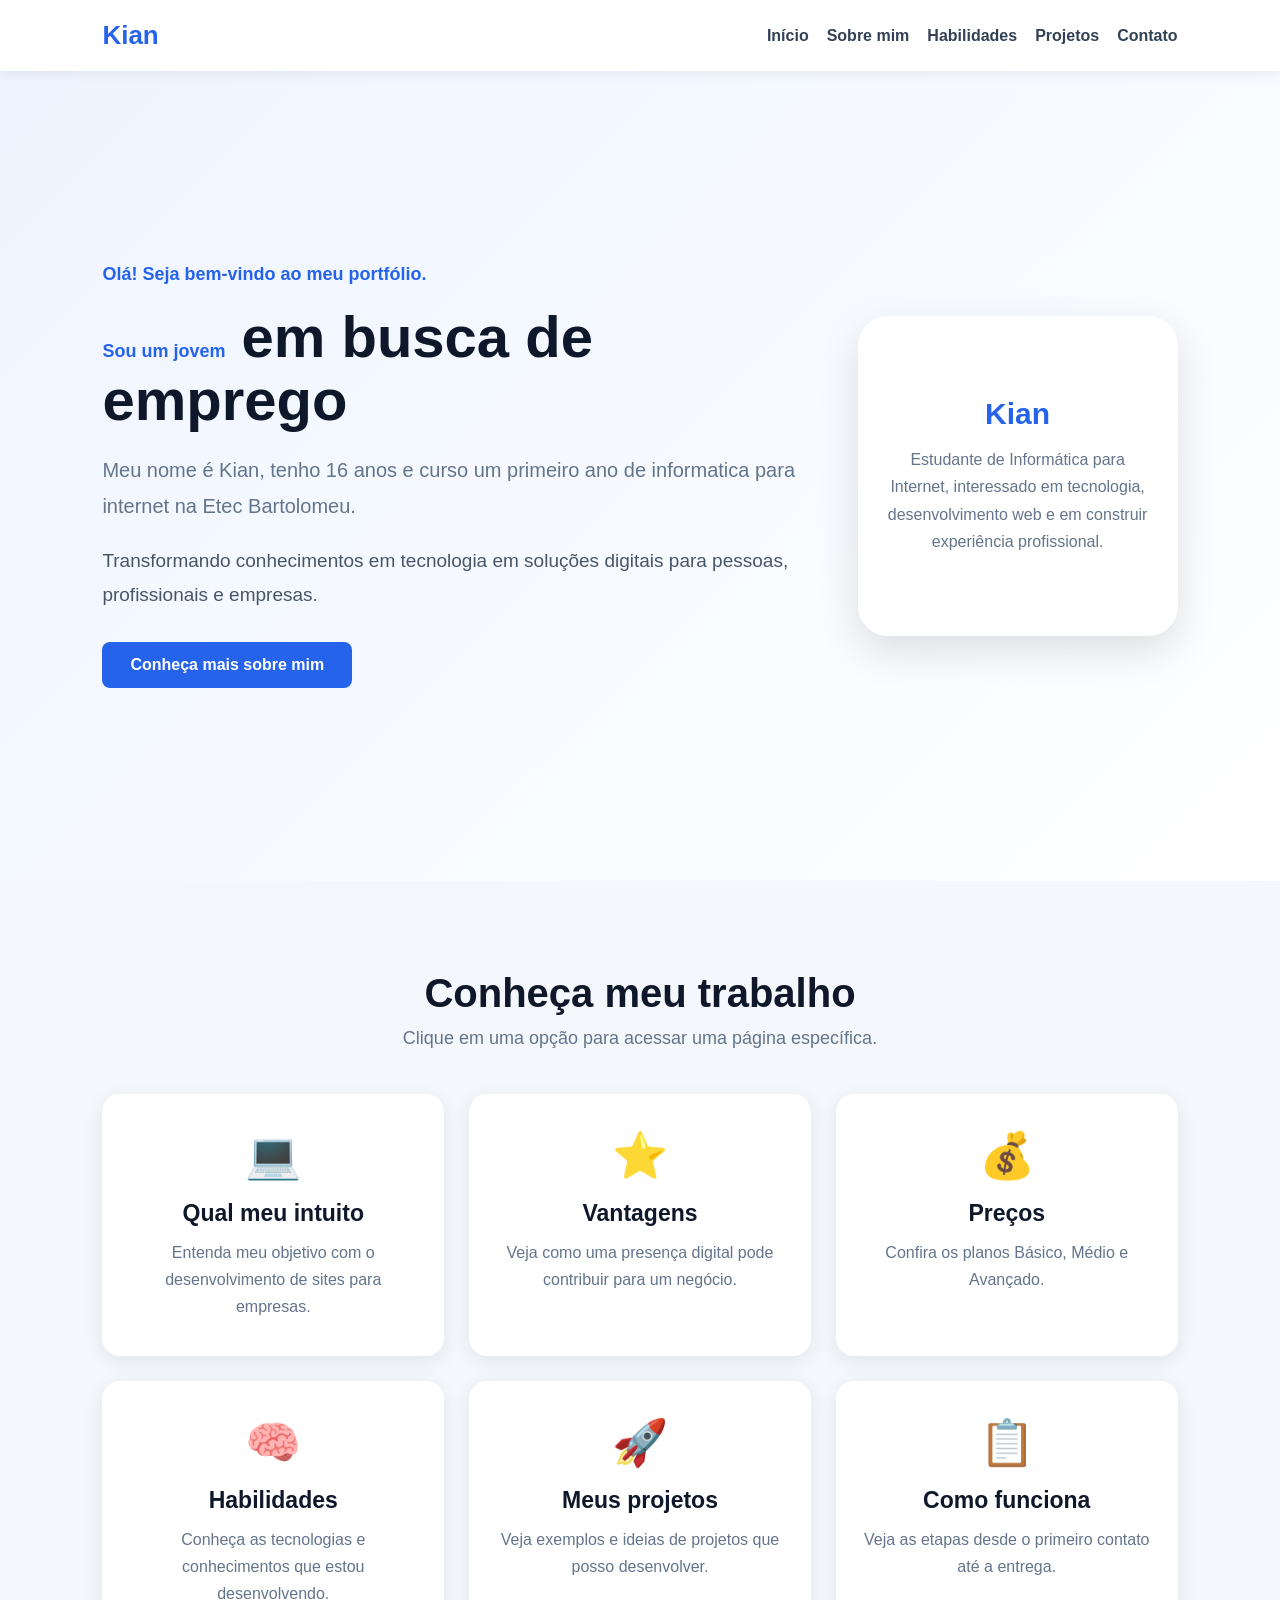
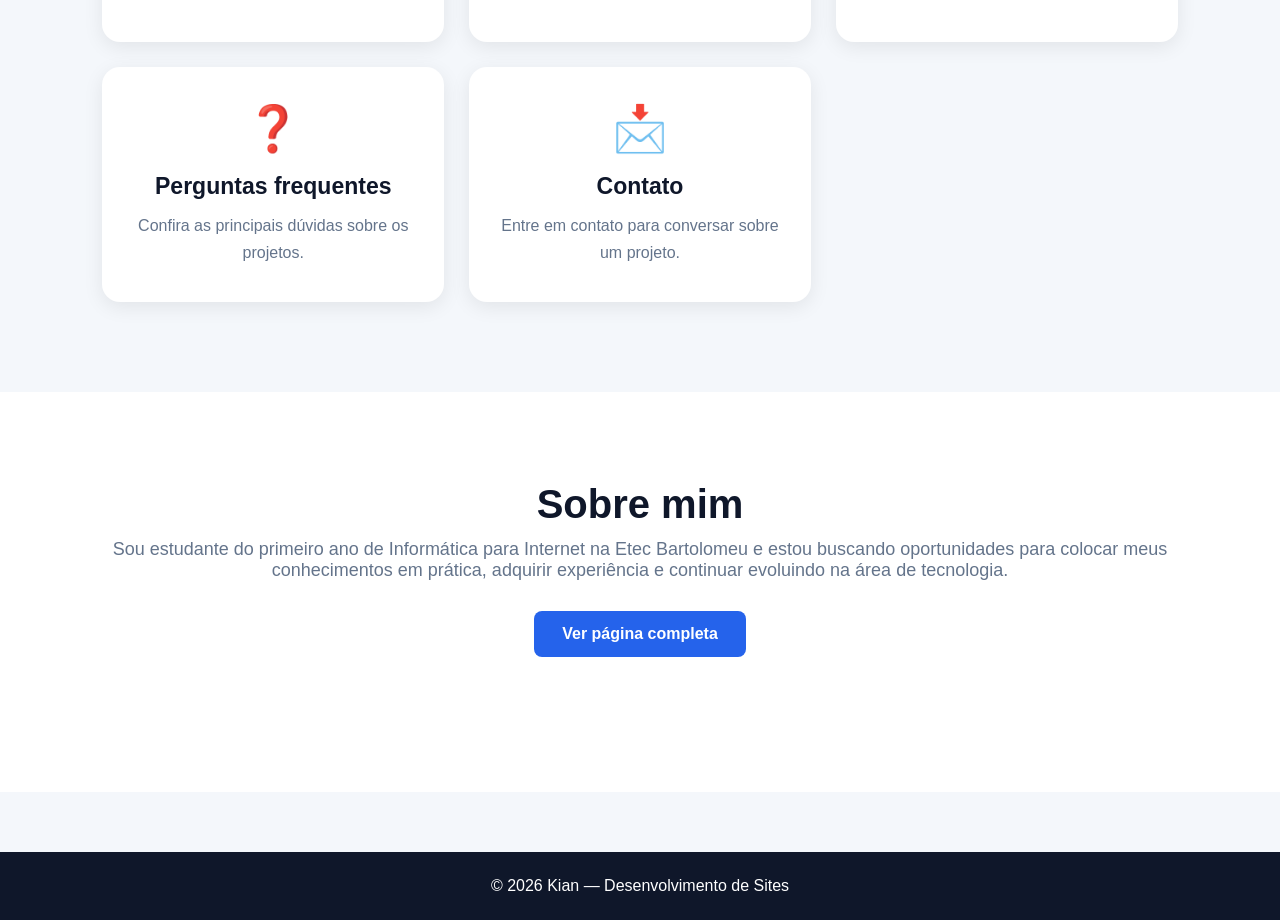
<file: Index.html>
<!DOCTYPE html>
<html lang="pt-BR">
<head>
    <meta charset="UTF-8">
    <meta name="viewport" content="width=device-width, initial-scale=1.0">
    <title>Kian | Desenvolvimento de Sites</title>
    <link rel="stylesheet" href="style.css">
</head>

<body>

<header>
    <div class="logo">Kian</div>

    <nav>
        <a href="index.html">Início</a>
        <a href="sobre.html" target="_blank">Sobre mim</a>
        <a href="habilidades.html" target="_blank">Habilidades</a>
        <a href="projetos.html" target="_blank">Projetos</a>
        <a href="contato.html" target="_blank">Contato</a>
    </nav>
</header>

<section class="inicio">

    <div class="texto">

        <span>Olá! Seja bem-vindo ao meu portfólio.</span>

        <h1>
            <span class="destaque">Sou um jovem</span>
            em busca de emprego
        </h1>

        <p>
            Meu nome é Kian, tenho 16 anos e curso um primeiro ano de
            informatica para internet na Etec Bartolomeu.
        </p>

        <p class="frase">
            Transformando conhecimentos em tecnologia em soluções digitais
            para pessoas, profissionais e empresas.
        </p>

        <a href="sobre.html" target="_blank" class="botao">
            Conheça mais sobre mim
        </a>

    </div>

    <div class="cartao">
        <div>
            <h2>Kian</h2>

            <p>
                Estudante de Informática para Internet, interessado em
                tecnologia, desenvolvimento web e em construir experiência
                profissional.
            </p>
        </div>
    </div>

</section>

<section class="secao" id="servicos">

    <div class="titulo">
        <h2>Conheça meu trabalho</h2>
        <p>Clique em uma opção para acessar uma página específica.</p>
    </div>

    <div class="cards">

        <a href="intuito.html" target="_blank" class="card">
            <div class="icone">💻</div>
            <h3>Qual meu intuito</h3>
            <p>
                Entenda meu objetivo com o desenvolvimento de sites para empresas.
            </p>
        </a>

        <a href="vantagens.html" target="_blank" class="card">
            <div class="icone">⭐</div>
            <h3>Vantagens</h3>
            <p>
                Veja como uma presença digital pode contribuir para um negócio.
            </p>
        </a>

        <a href="precos.html" target="_blank" class="card">
            <div class="icone">💰</div>
            <h3>Preços</h3>
            <p>
                Confira os planos Básico, Médio e Avançado.
            </p>
        </a>

        <a href="habilidades.html" target="_blank" class="card">
            <div class="icone">🧠</div>
            <h3>Habilidades</h3>
            <p>
                Conheça as tecnologias e conhecimentos que estou desenvolvendo.
            </p>
        </a>

        <a href="projetos.html" target="_blank" class="card">
            <div class="icone">🚀</div>
            <h3>Meus projetos</h3>
            <p>
                Veja exemplos e ideias de projetos que posso desenvolver.
            </p>
        </a>

        <a href="funcionamento.html" target="_blank" class="card">
            <div class="icone">📋</div>
            <h3>Como funciona</h3>
            <p>
                Veja as etapas desde o primeiro contato até a entrega.
            </p>
        </a>

        <a href="faq.html" target="_blank" class="card">
            <div class="icone">❓</div>
            <h3>Perguntas frequentes</h3>
            <p>
                Confira as principais dúvidas sobre os projetos.
            </p>
        </a>

        <a href="contato.html" target="_blank" class="card">
            <div class="icone">📩</div>
            <h3>Contato</h3>
            <p>
                Entre em contato para conversar sobre um projeto.
            </p>
        </a>

    </div>

</section>

<section class="secao fundo-branco">

    <div class="titulo">
        <h2>Sobre mim</h2>

        <p>
            Sou estudante do primeiro ano de Informática para Internet
            na Etec Bartolomeu e estou buscando oportunidades para colocar
            meus conhecimentos em prática, adquirir experiência e continuar
            evoluindo na área de tecnologia.
        </p>

        <a href="sobre.html" target="_blank" class="botao">
            Ver página completa
        </a>
    </div>

</section>

<footer>
    © 2026 Kian — Desenvolvimento de Sites
</footer>

</body>
</html>
</file>
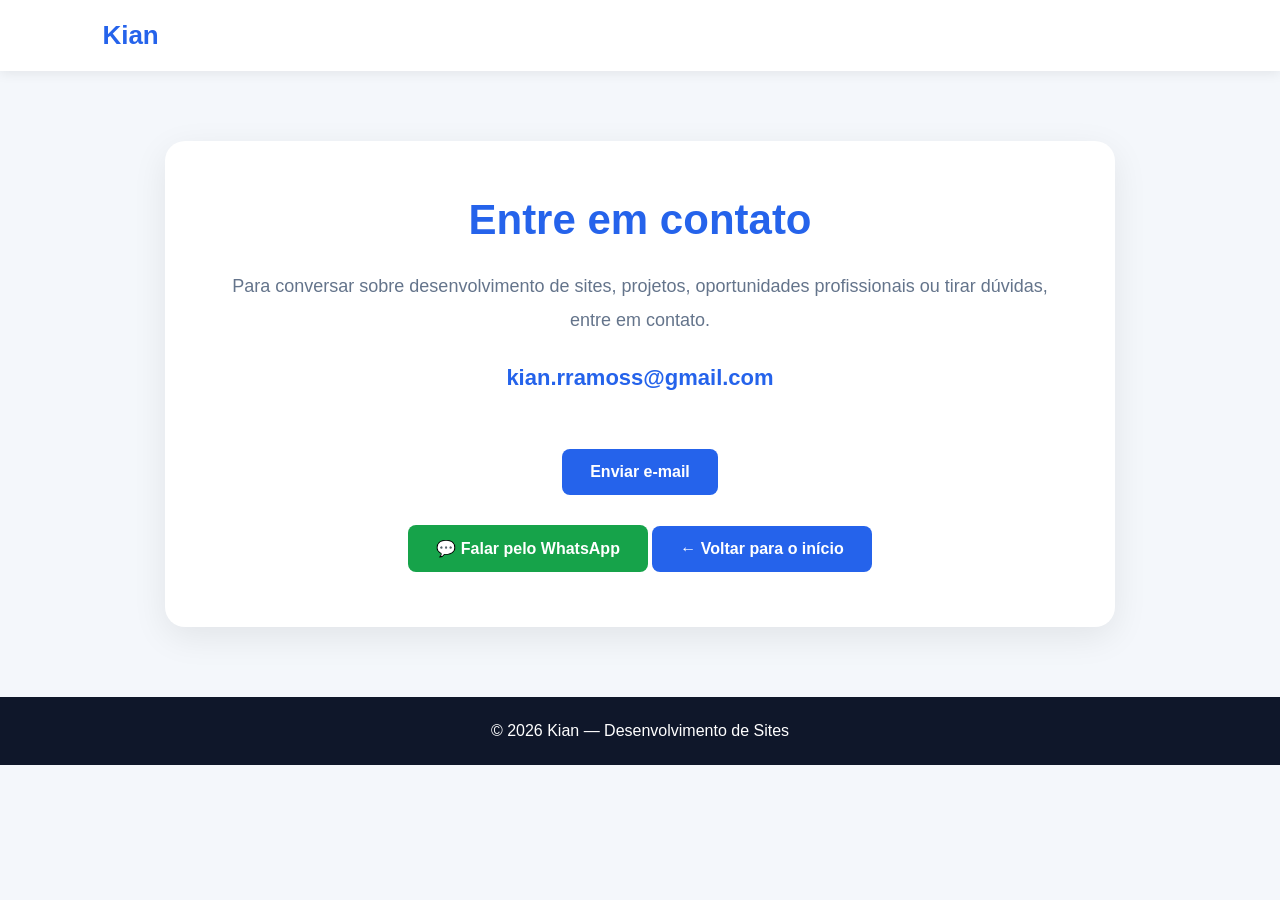
<file: contato.html>
<!DOCTYPE html>
<html lang="pt-BR">
<head>
    <meta charset="UTF-8">
    <meta name="viewport" content="width=device-width, initial-scale=1.0">
    <title>Contato | Kian</title>
    <link rel="stylesheet" href="style.css">
</head>

<body>

<header>
    <div class="logo">Kian</div>
</header>

<div class="pagina contato-box">

    <h1>Entre em contato</h1>

    <p>
        Para conversar sobre desenvolvimento de sites, projetos,
        oportunidades profissionais ou tirar dúvidas, entre em contato.
    </p>

    <p class="email">
        kian.rramoss@gmail.com
    </p>

    <a
        href="mailto:kian.rramoss@gmail.com"
        class="botao">
        Enviar e-mail
    </a>

    <br>

    <!--
        TROQUE SEUNUMERO PELO NÚMERO DO WHATSAPP.
        Exemplo:
        https://wa.me/5511999999999
    -->

    <a
        href="https://wa.me/5511911491586"
        target="_blank"
        class="botao whatsapp">
        💬 Falar pelo WhatsApp
    </a>

    <a href="index.html" class="botao">
    ← Voltar para o início
    </a>

</div>

<footer>
    © 2026 Kian — Desenvolvimento de Sites
</footer>

</body>
</html>
</file>
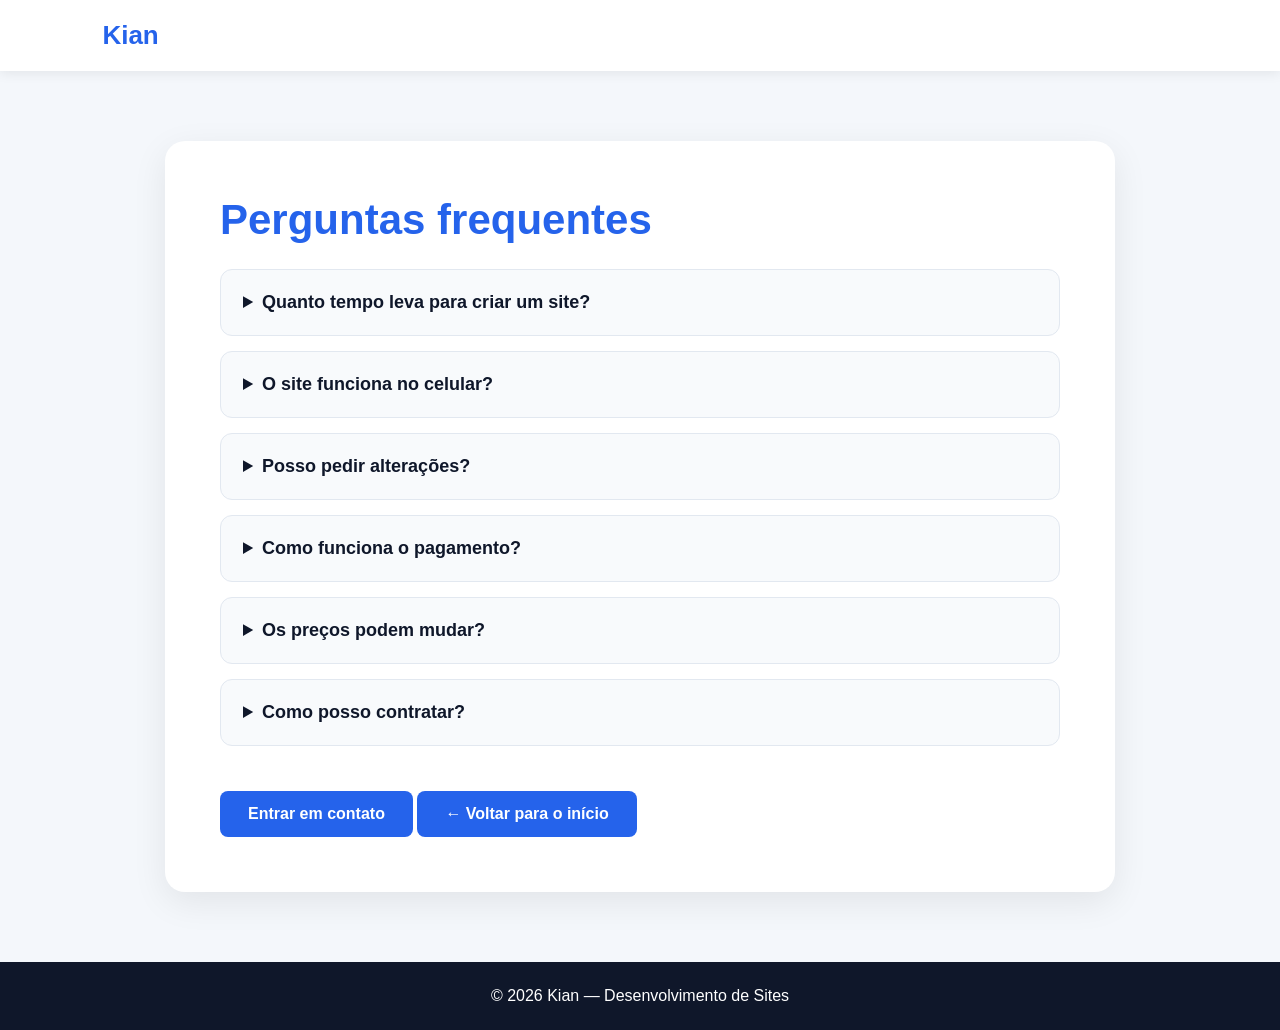
<file: faq.html>
<!DOCTYPE html>
<html lang="pt-BR">
<head>
    <meta charset="UTF-8">
    <meta name="viewport" content="width=device-width, initial-scale=1.0">
    <title>Perguntas frequentes | Kian</title>
    <link rel="stylesheet" href="style.css">
</head>

<body>

<header>
    <div class="logo">Kian</div>
</header>

<div class="pagina">

    <h1>Perguntas frequentes</h1>

    <details>
        <summary>Quanto tempo leva para criar um site?</summary>

        <p>
            O prazo depende do tamanho e da complexidade do projeto.
            Após entender as necessidades, o prazo pode ser combinado
            de acordo com o trabalho necessário.
        </p>
    </details>

    <details>
        <summary>O site funciona no celular?</summary>

        <p>
            Sim. Os projetos podem ser desenvolvidos para se adaptar
            a computadores, tablets e celulares.
        </p>
    </details>

    <details>
        <summary>Posso pedir alterações?</summary>

        <p>
            As alterações podem ser combinadas de acordo com o tipo
            de projeto e com o plano escolhido.
        </p>
    </details>

    <details>
        <summary>Como funciona o pagamento?</summary>

        <p>
            O pagamento pode ser realizado por meio do link de pagamento
            disponibilizado para o plano escolhido.
        </p>
    </details>

    <details>
        <summary>Os preços podem mudar?</summary>

        <p>
            Sim. Os valores apresentados são iniciais e podem variar
            conforme os recursos e a complexidade necessários.
        </p>
    </details>

    <details>
        <summary>Como posso contratar?</summary>

        <p>
            Entre em contato para conversar sobre o projeto e definir
            as características necessárias.
        </p>
    </details>

    <a href="contato.html" target="_blank" class="botao">
        Entrar em contato
    </a>
    <a href="index.html" class="botao">
    ← Voltar para o início
    </a>

</div>

<footer>
    © 2026 Kian — Desenvolvimento de Sites
</footer>

</body>
</html>
</file>
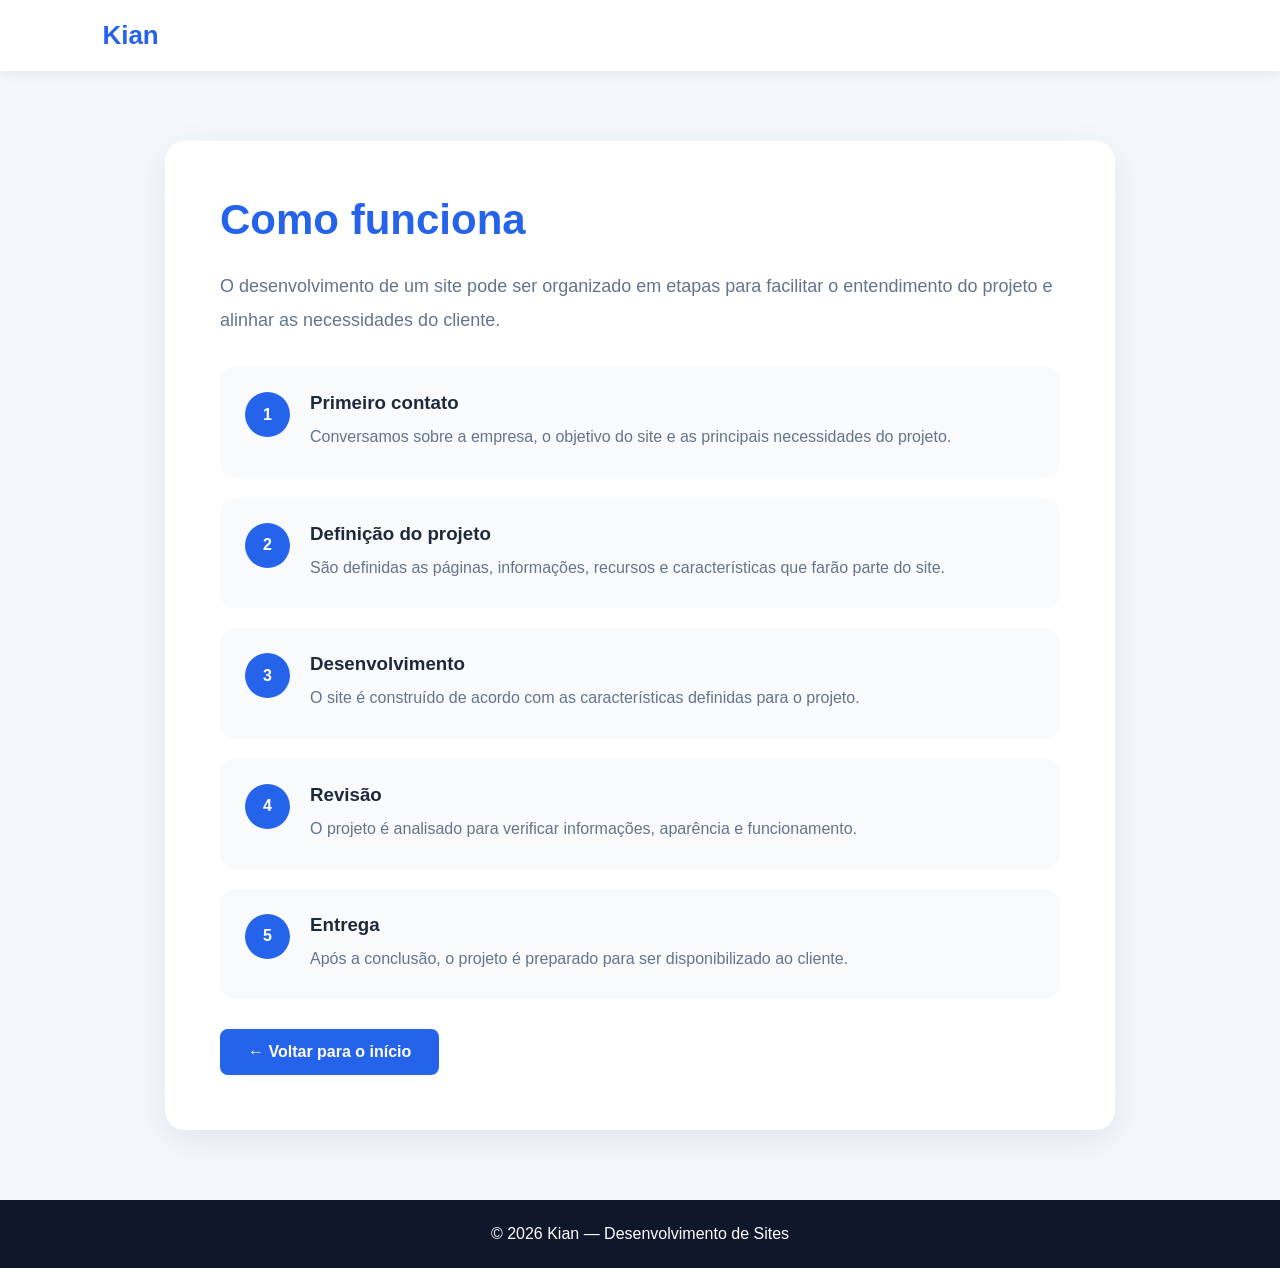
<file: funcionamento.html>
<!DOCTYPE html>
<html lang="pt-BR">
<head>
    <meta charset="UTF-8">
    <meta name="viewport" content="width=device-width, initial-scale=1.0">
    <title>Como funciona | Kian</title>
    <link rel="stylesheet" href="style.css">
</head>

<body>

<header>
    <div class="logo">Kian</div>
</header>

<div class="pagina">

    <h1>Como funciona</h1>

    <p>
        O desenvolvimento de um site pode ser organizado em etapas para
        facilitar o entendimento do projeto e alinhar as necessidades
        do cliente.
    </p>

    <div class="etapas">

        <div class="etapa">
            <div class="numero">1</div>

            <div>
                <h3>Primeiro contato</h3>
                <p>
                    Conversamos sobre a empresa, o objetivo do site
                    e as principais necessidades do projeto.
                </p>
            </div>
        </div>

        <div class="etapa">
            <div class="numero">2</div>

            <div>
                <h3>Definição do projeto</h3>
                <p>
                    São definidas as páginas, informações, recursos
                    e características que farão parte do site.
                </p>
            </div>
        </div>

        <div class="etapa">
            <div class="numero">3</div>

            <div>
                <h3>Desenvolvimento</h3>
                <p>
                    O site é construído de acordo com as características
                    definidas para o projeto.
                </p>
            </div>
        </div>

        <div class="etapa">
            <div class="numero">4</div>

            <div>
                <h3>Revisão</h3>
                <p>
                    O projeto é analisado para verificar informações,
                    aparência e funcionamento.
                </p>
            </div>
        </div>

        <div class="etapa">
            <div class="numero">5</div>

            <div>
                <h3>Entrega</h3>
                <p>
                    Após a conclusão, o projeto é preparado para ser
                    disponibilizado ao cliente.
                </p>
            </div>
        </div>

    </div>
    <a href="index.html" class="botao">
    ← Voltar para o início
    </a>

</div>

<footer>
    © 2026 Kian — Desenvolvimento de Sites
</footer>

</body>
</html>
</file>
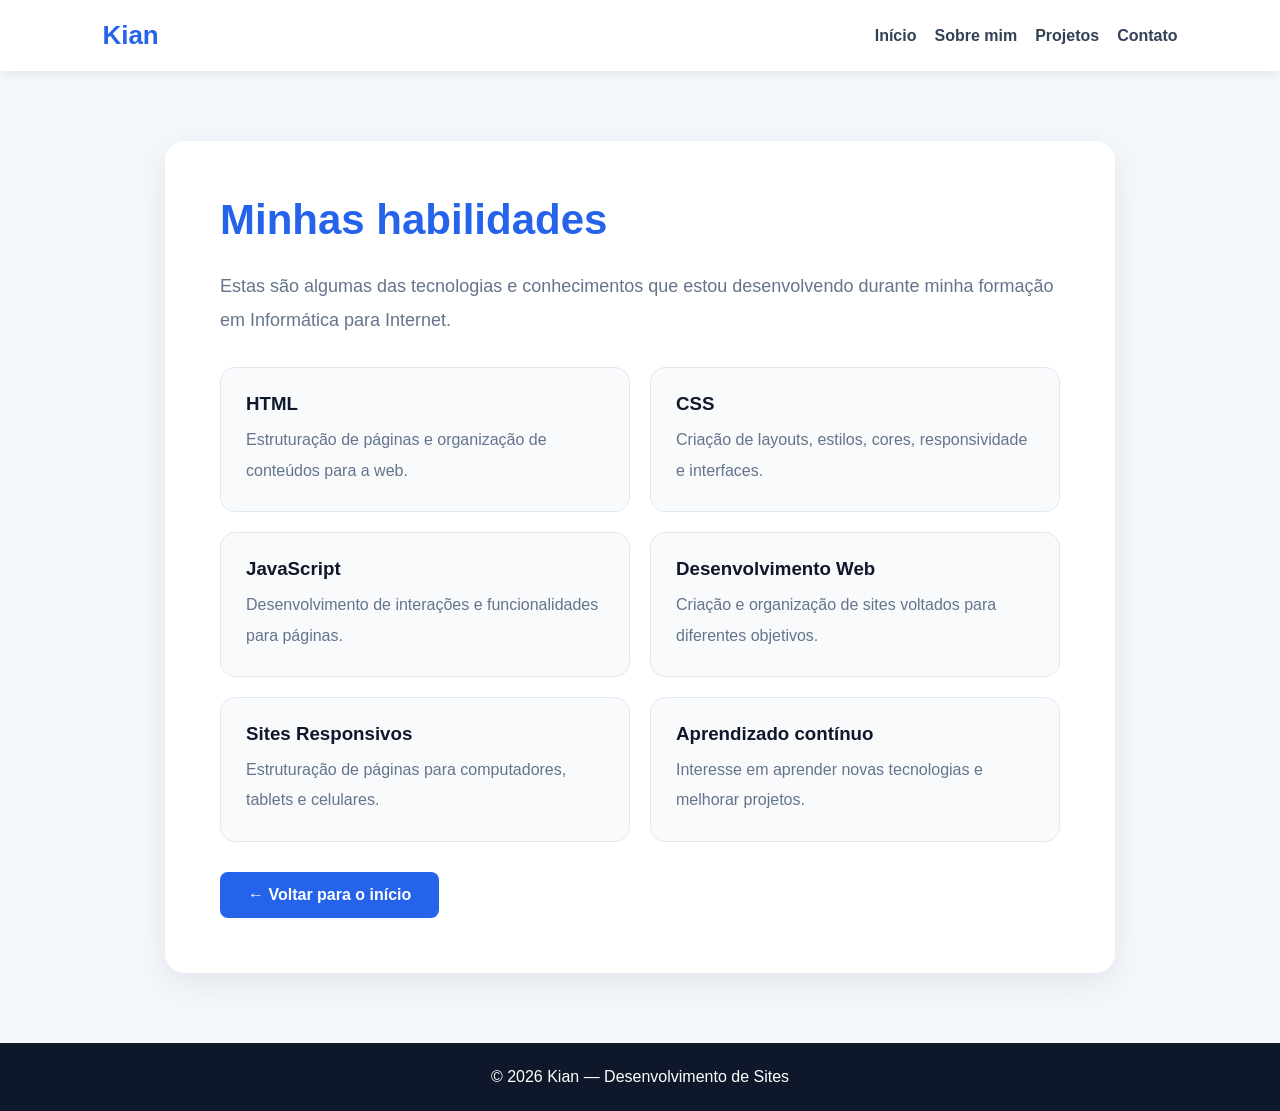
<file: habilidades.html>
<!DOCTYPE html>
<html lang="pt-BR">
<head>
    <meta charset="UTF-8">
    <meta name="viewport" content="width=device-width, initial-scale=1.0">
    <title>Habilidades | Kian</title>
    <link rel="stylesheet" href="style.css">
</head>

<body>

<header>
    <div class="logo">Kian</div>

    <nav>
        <a href="index.html">Início</a>
        <a href="sobre.html" target="_blank">Sobre mim</a>
        <a href="projetos.html" target="_blank">Projetos</a>
        <a href="contato.html" target="_blank">Contato</a>
    </nav>
</header>

<div class="pagina">

    <h1>Minhas habilidades</h1>

    <p>
        Estas são algumas das tecnologias e conhecimentos que estou
        desenvolvendo durante minha formação em Informática para Internet.
    </p>

    <div class="habilidades">

        <div class="habilidade">
            <h3>HTML</h3>
            <p>
                Estruturação de páginas e organização de conteúdos para a web.
            </p>
        </div>

        <div class="habilidade">
            <h3>CSS</h3>
            <p>
                Criação de layouts, estilos, cores, responsividade e interfaces.
            </p>
        </div>

        <div class="habilidade">
            <h3>JavaScript</h3>
            <p>
                Desenvolvimento de interações e funcionalidades para páginas.
            </p>
        </div>

        <div class="habilidade">
            <h3>Desenvolvimento Web</h3>
            <p>
                Criação e organização de sites voltados para diferentes objetivos.
            </p>
        </div>

        <div class="habilidade">
            <h3>Sites Responsivos</h3>
            <p>
                Estruturação de páginas para computadores, tablets e celulares.
            </p>
        </div>

        <div class="habilidade">
            <h3>Aprendizado contínuo</h3>
            <p>
                Interesse em aprender novas tecnologias e melhorar projetos.
            </p>
        </div>

    </div>
    <a href="index.html" class="botao">
    ← Voltar para o início
    </a>        

</div>

<footer>
    © 2026 Kian — Desenvolvimento de Sites
</footer>

</body>
</html>
</file>
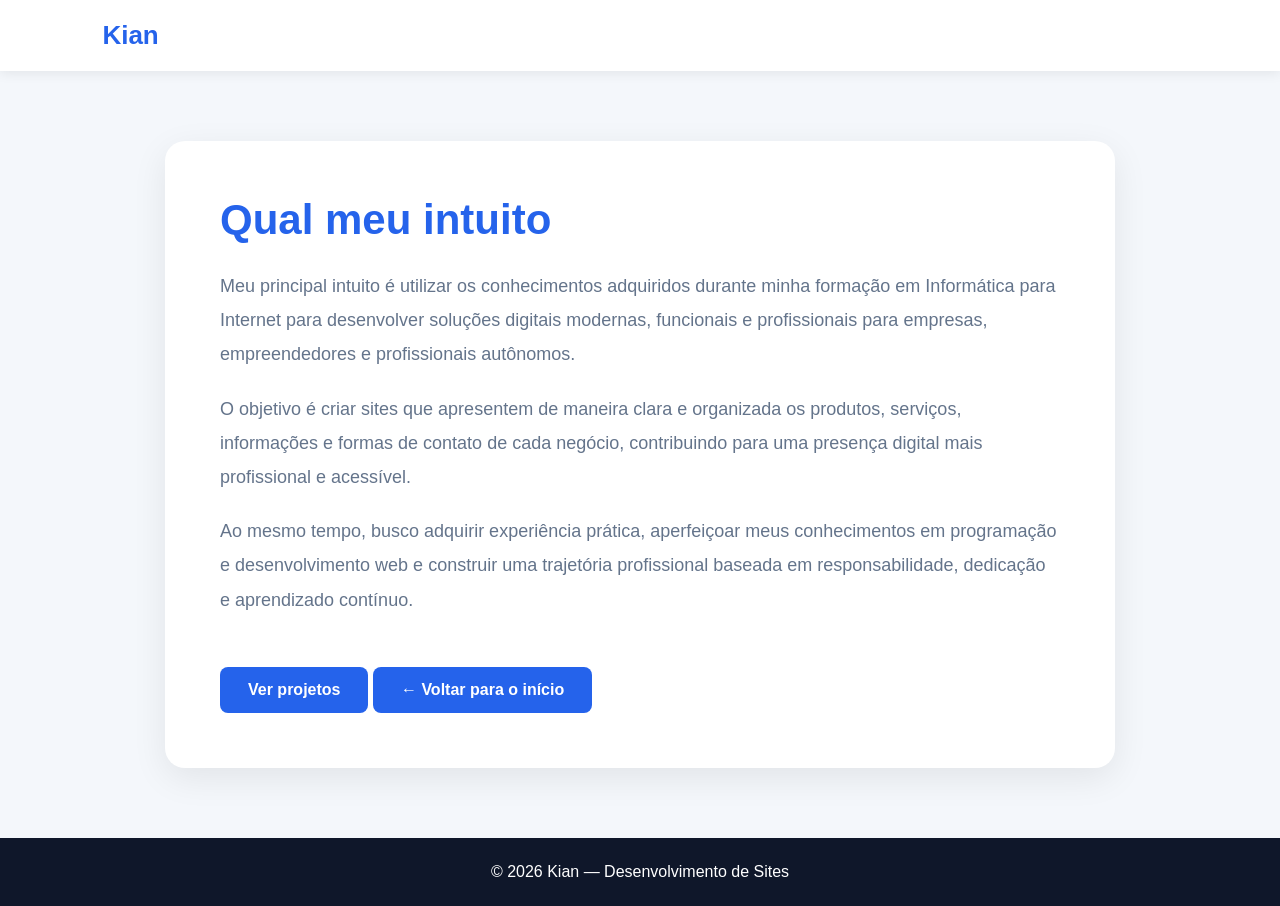
<file: intuito.html>
<!DOCTYPE html>
<html lang="pt-BR">
<head>
    <meta charset="UTF-8">
    <meta name="viewport" content="width=device-width, initial-scale=1.0">
    <title>Qual meu intuito | Kian</title>
    <link rel="stylesheet" href="style.css">
</head>

<body>

<header>
    <div class="logo">Kian</div>
</header>

<div class="pagina">

    <h1>Qual meu intuito</h1>

    <p>
        Meu principal intuito é utilizar os conhecimentos adquiridos
        durante minha formação em Informática para Internet para
        desenvolver soluções digitais modernas, funcionais e profissionais
        para empresas, empreendedores e profissionais autônomos.
    </p>

    <p>
        O objetivo é criar sites que apresentem de maneira clara e
        organizada os produtos, serviços, informações e formas de contato
        de cada negócio, contribuindo para uma presença digital mais
        profissional e acessível.
    </p>

    <p>
        Ao mesmo tempo, busco adquirir experiência prática, aperfeiçoar
        meus conhecimentos em programação e desenvolvimento web e construir
        uma trajetória profissional baseada em responsabilidade, dedicação
        e aprendizado contínuo.
    </p>

    <a href="projetos.html" target="_blank" class="botao">
        Ver projetos
    </a>
    <a href="index.html" class="botao">
    ← Voltar para o início
    </a>

</div>

<footer>
    © 2026 Kian — Desenvolvimento de Sites
</footer>

</body>
</html>
</file>
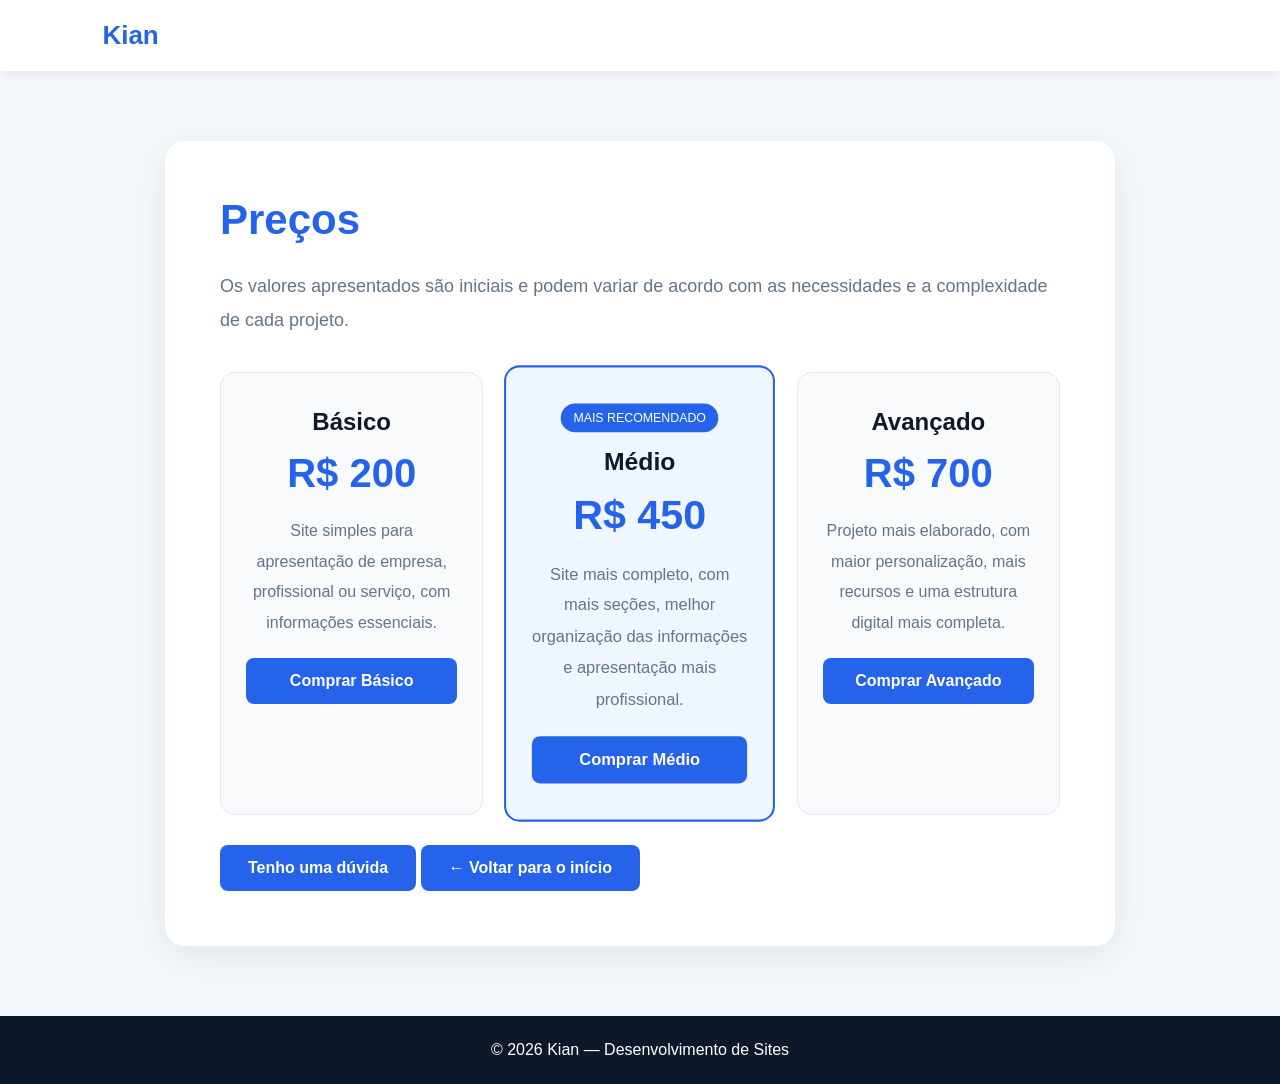
<file: precos.html>
<!DOCTYPE html>
<html lang="pt-BR">
<head>
    <meta charset="UTF-8">
    <meta name="viewport" content="width=device-width, initial-scale=1.0">
    <title>Preços | Kian</title>
    <link rel="stylesheet" href="style.css">
</head>

<body>

<header>
    <div class="logo">Kian</div>
</header>

<div class="pagina">

    <h1>Preços</h1>

    <p>
        Os valores apresentados são iniciais e podem variar de acordo
        com as necessidades e a complexidade de cada projeto.
    </p>

    <div class="precos">

        <div class="plano">

            <h2>Básico</h2>

            <div class="valor">
                R$ 200
            </div>

            <p>
                Site simples para apresentação de empresa, profissional
                ou serviço, com informações essenciais.
            </p>

            <!-- COLOQUE AQUI O LINK REAL DE PAGAMENTO -->
            <a href="LINK_PAGAMENTO_BASICO"
               target="_blank"
               class="botao-pagamento">
                Comprar Básico
            </a>

        </div>


        <div class="plano recomendado">

            <span class="selo">
                MAIS RECOMENDADO
            </span>

            <h2>Médio</h2>

            <div class="valor">
                R$ 450
            </div>

            <p>
                Site mais completo, com mais seções, melhor organização
                das informações e apresentação mais profissional.
            </p>

            <!-- COLOQUE AQUI O LINK REAL DE PAGAMENTO -->
            <a href="LINK_PAGAMENTO_MEDIO"
               target="_blank"
               class="botao-pagamento">
                Comprar Médio
            </a>

        </div>


        <div class="plano">

            <h2>Avançado</h2>

            <div class="valor">
                R$ 700
            </div>

            <p>
                Projeto mais elaborado, com maior personalização,
                mais recursos e uma estrutura digital mais completa.
            </p>

            <!-- COLOQUE AQUI O LINK REAL DE PAGAMENTO -->
            <a href="LINK_PAGAMENTO_AVANCADO"
               target="_blank"
               class="botao-pagamento">
                Comprar Avançado
            </a>

        </div>

    </div>

    <a href="contato.html" target="_blank" class="botao">
        Tenho uma dúvida
    </a>
    <a href="index.html" class="botao">
    ← Voltar para o início
    </a>

</div>

<footer>
    © 2026 Kian — Desenvolvimento de Sites
</footer>

</body>
</html>
</file>
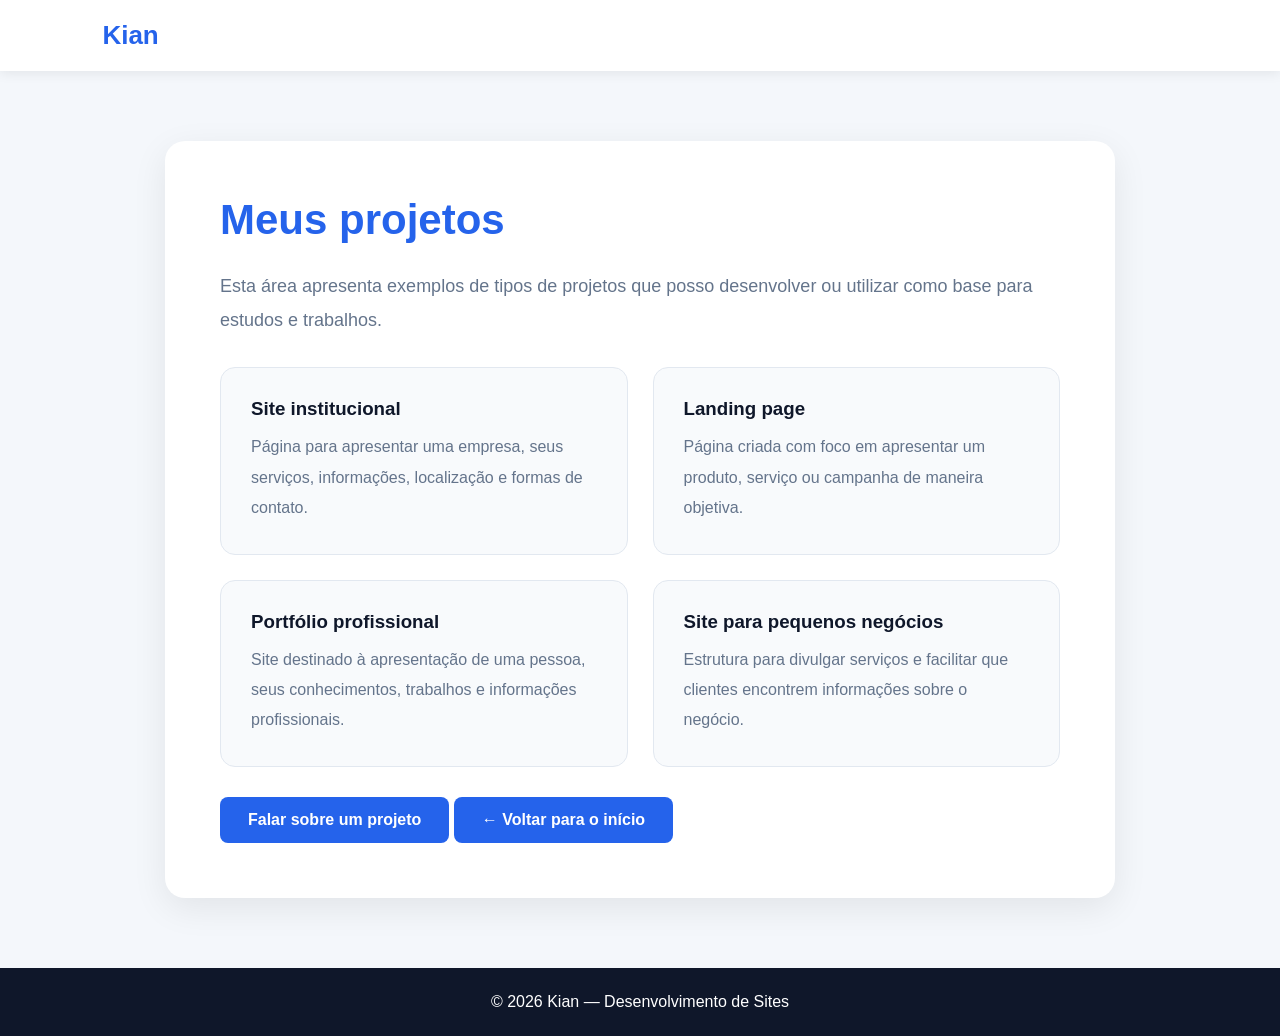
<file: projetos.html>
<!DOCTYPE html>
<html lang="pt-BR">
<head>
    <meta charset="UTF-8">
    <meta name="viewport" content="width=device-width, initial-scale=1.0">
    <title>Projetos | Kian</title>
    <link rel="stylesheet" href="style.css">
</head>

<body>

<header>
    <div class="logo">Kian</div>
</header>

<div class="pagina">

    <h1>Meus projetos</h1>

    <p>
        Esta área apresenta exemplos de tipos de projetos que posso
        desenvolver ou utilizar como base para estudos e trabalhos.
    </p>

    <div class="projetos">

        <div class="projeto">
            <h3>Site institucional</h3>
            <p>
                Página para apresentar uma empresa, seus serviços,
                informações, localização e formas de contato.
            </p>
        </div>

        <div class="projeto">
            <h3>Landing page</h3>
            <p>
                Página criada com foco em apresentar um produto,
                serviço ou campanha de maneira objetiva.
            </p>
        </div>

        <div class="projeto">
            <h3>Portfólio profissional</h3>
            <p>
                Site destinado à apresentação de uma pessoa, seus
                conhecimentos, trabalhos e informações profissionais.
            </p>
        </div>

        <div class="projeto">
            <h3>Site para pequenos negócios</h3>
            <p>
                Estrutura para divulgar serviços e facilitar que
                clientes encontrem informações sobre o negócio.
            </p>
        </div>

    </div>

    <a href="contato.html" target="_blank" class="botao">
        Falar sobre um projeto
    </a>
    <a href="index.html" class="botao">
    ← Voltar para o início
    </a>

</div>

<footer>
    © 2026 Kian — Desenvolvimento de Sites
</footer>

</body>
</html>
</file>
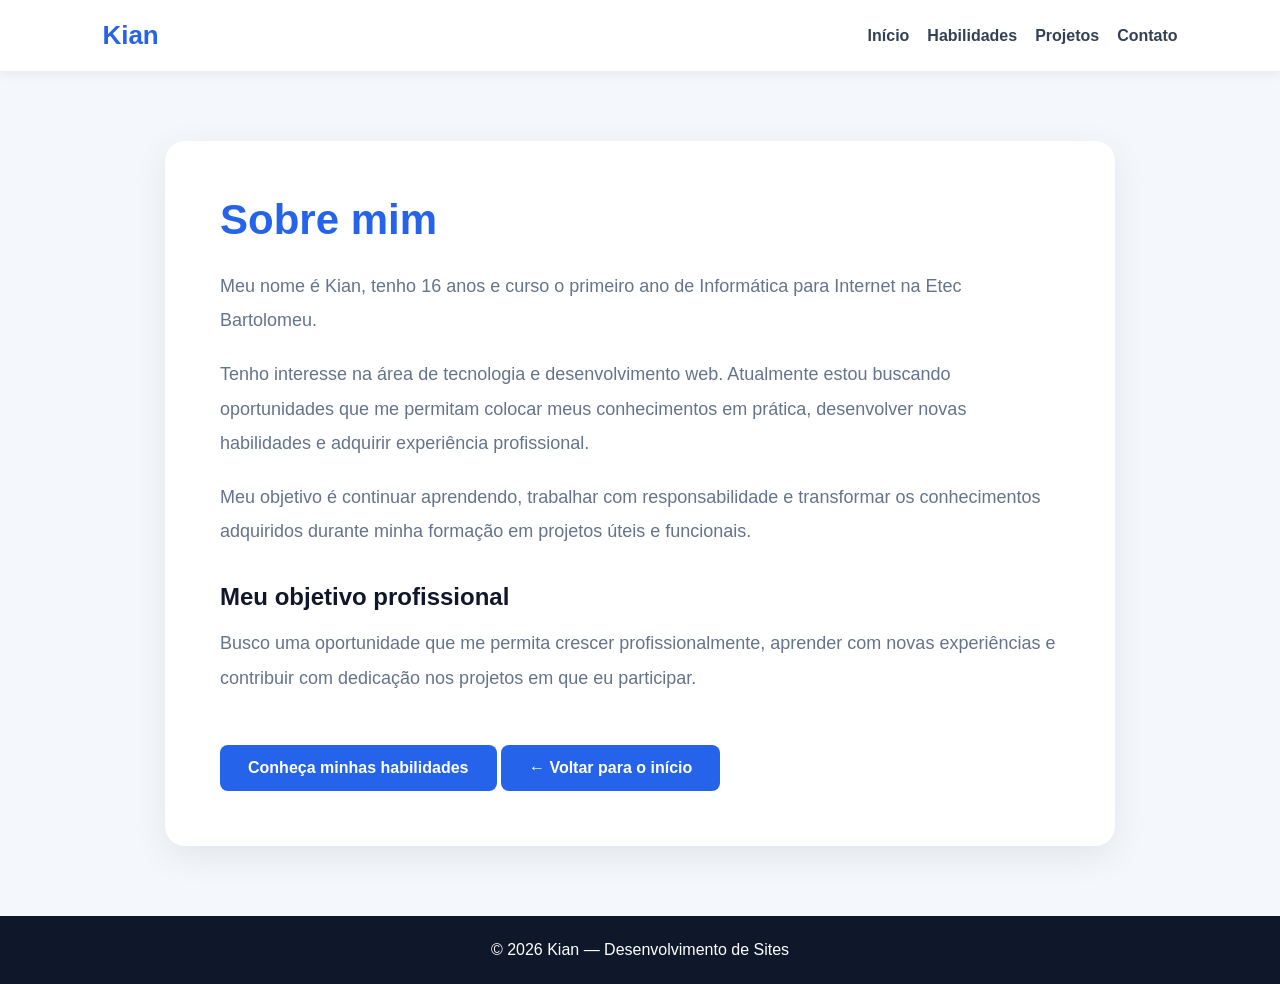
<file: sobre.html>
<!DOCTYPE html>
<html lang="pt-BR">
<head>
    <meta charset="UTF-8">
    <meta name="viewport" content="width=device-width, initial-scale=1.0">
    <title>Sobre mim | Kian</title>
    <link rel="stylesheet" href="style.css">
</head>

<body>

<header>
    <div class="logo">Kian</div>

    <nav>
        <a href="index.html">Início</a>
        <a href="habilidades.html" target="_blank">Habilidades</a>
        <a href="projetos.html" target="_blank">Projetos</a>
        <a href="contato.html" target="_blank">Contato</a>
    </nav>
</header>

<div class="pagina">

    <h1>Sobre mim</h1>

    <p>
        Meu nome é Kian, tenho 16 anos e curso o primeiro ano de
        Informática para Internet na Etec Bartolomeu.
    </p>

    <p>
        Tenho interesse na área de tecnologia e desenvolvimento web.
        Atualmente estou buscando oportunidades que me permitam colocar
        meus conhecimentos em prática, desenvolver novas habilidades e
        adquirir experiência profissional.
    </p>

    <p>
        Meu objetivo é continuar aprendendo, trabalhar com responsabilidade
        e transformar os conhecimentos adquiridos durante minha formação
        em projetos úteis e funcionais.
    </p>

    <h2>Meu objetivo profissional</h2>

    <p>
        Busco uma oportunidade que me permita crescer profissionalmente,
        aprender com novas experiências e contribuir com dedicação nos
        projetos em que eu participar.
    </p>

    <a href="habilidades.html" target="_blank" class="botao">
        Conheça minhas habilidades
    </a>
    <a href="index.html" class="botao">
    ← Voltar para o início
    </a>

</div>

<footer>
    © 2026 Kian — Desenvolvimento de Sites
</footer>

</body>
</html>
</file>
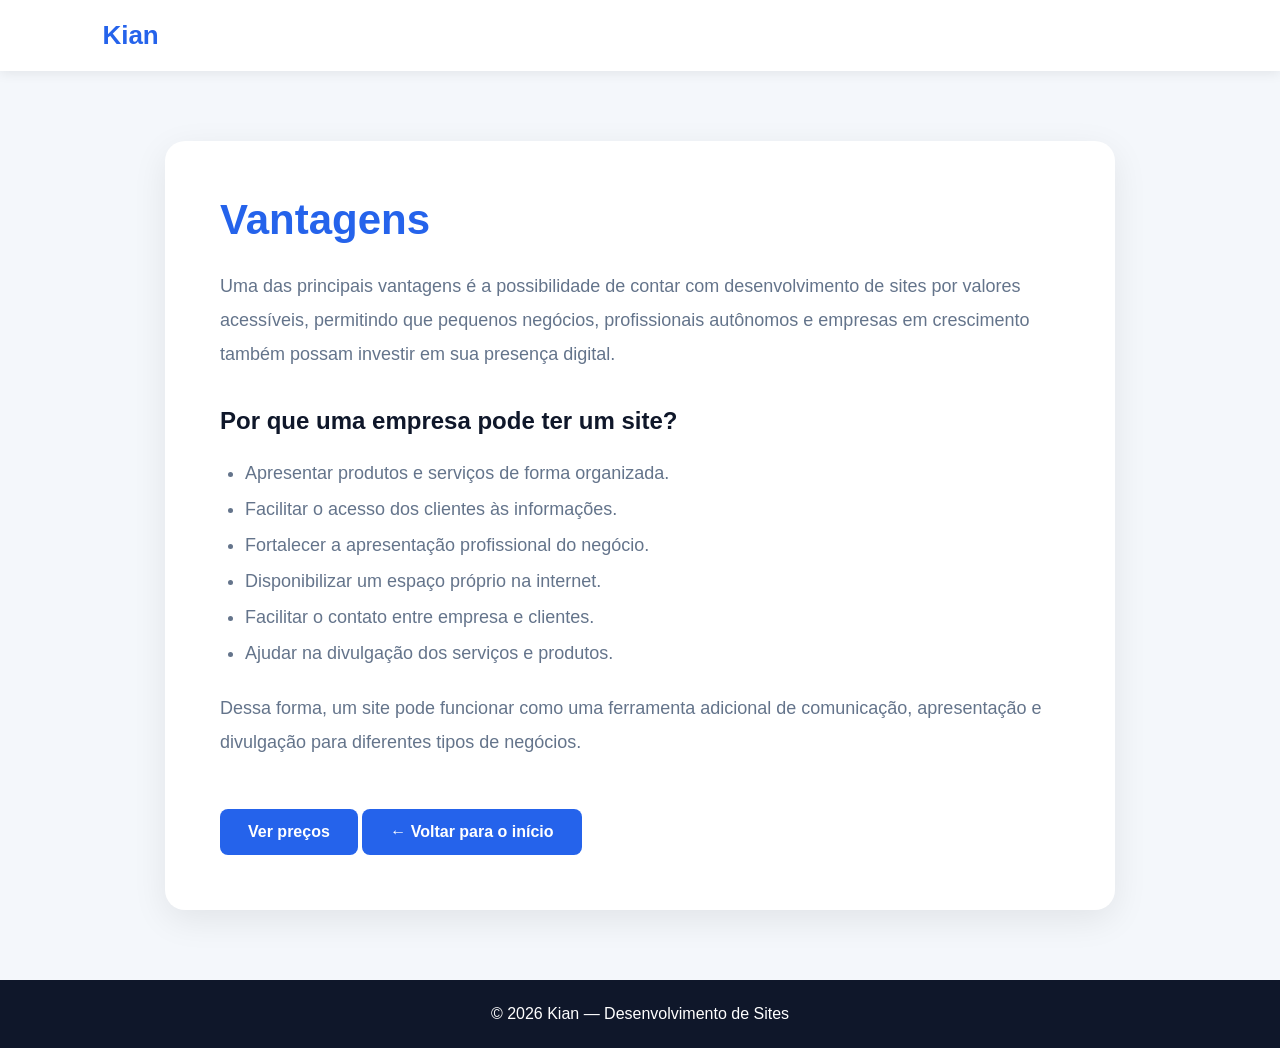
<file: vantagens.html>
<!DOCTYPE html>
<html lang="pt-BR">
<head>
    <meta charset="UTF-8">
    <meta name="viewport" content="width=device-width, initial-scale=1.0">
    <title>Vantagens | Kian</title>
    <link rel="stylesheet" href="style.css">
</head>

<body>

<header>
    <div class="logo">Kian</div>
</header>

<div class="pagina">

    <h1>Vantagens</h1>

    <p>
        Uma das principais vantagens é a possibilidade de contar com
        desenvolvimento de sites por valores acessíveis, permitindo que
        pequenos negócios, profissionais autônomos e empresas em crescimento
        também possam investir em sua presença digital.
    </p>

    <h2>Por que uma empresa pode ter um site?</h2>

    <ul class="lista">
        <li>Apresentar produtos e serviços de forma organizada.</li>
        <li>Facilitar o acesso dos clientes às informações.</li>
        <li>Fortalecer a apresentação profissional do negócio.</li>
        <li>Disponibilizar um espaço próprio na internet.</li>
        <li>Facilitar o contato entre empresa e clientes.</li>
        <li>Ajudar na divulgação dos serviços e produtos.</li>
    </ul>

    <p>
        Dessa forma, um site pode funcionar como uma ferramenta adicional
        de comunicação, apresentação e divulgação para diferentes tipos
        de negócios.
    </p>

    <a href="precos.html" target="_blank" class="botao">
        Ver preços
    </a>
    <a href="index.html" class="botao">
    ← Voltar para o início
    </a>

</div>

<footer>
    © 2026 Kian — Desenvolvimento de Sites
</footer>

</body>
</html>
</file>
<file: style.css>
* {
    margin: 0;
    padding: 0;
    box-sizing: border-box;
    font-family: Arial, Helvetica, sans-serif;
}

html {
    scroll-behavior: smooth;
}

body {
    background: #f4f7fb;
    color: #1e293b;
}

header {
    width: 100%;
    padding: 20px 8%;
    background: rgba(255, 255, 255, 0.97);
    box-shadow: 0 2px 12px rgba(0, 0, 0, 0.08);
    display: flex;
    justify-content: space-between;
    align-items: center;
    position: sticky;
    top: 0;
    z-index: 1000;
}

.logo {
    font-size: 26px;
    font-weight: bold;
    color: #2563eb;
}

nav {
    display: flex;
    flex-wrap: wrap;
    justify-content: center;
    gap: 18px;
}

nav a {
    text-decoration: none;
    color: #334155;
    font-weight: bold;
    transition: 0.3s;
}

nav a:hover {
    color: #2563eb;
}

.inicio {
    min-height: 90vh;
    padding: 100px 8%;
    display: flex;
    align-items: center;
    justify-content: space-between;
    gap: 50px;
    background: linear-gradient(135deg, #eef4ff, #ffffff);
}

.texto {
    max-width: 700px;
}

.texto span {
    color: #2563eb;
    font-weight: bold;
    font-size: 18px;
}

.texto h1 {
    font-size: 58px;
    line-height: 1.1;
    margin: 20px 0;
    color: #0f172a;
}

.texto p {
    font-size: 20px;
    line-height: 1.8;
    color: #64748b;
}

.destaque {
    color: #2563eb;
}

.frase {
    margin-top: 20px;
    font-size: 19px !important;
    color: #475569 !important;
}

.cartao {
    width: 320px;
    min-width: 320px;
    height: 320px;
    background: white;
    border-radius: 30px;
    box-shadow: 0 15px 40px rgba(0, 0, 0, 0.12);
    display: flex;
    align-items: center;
    justify-content: center;
    text-align: center;
    padding: 30px;
}

.cartao h2 {
    color: #2563eb;
    margin-bottom: 15px;
    font-size: 30px;
}

.cartao p {
    color: #64748b;
    line-height: 1.7;
}

.botao {
    display: inline-block;
    margin-top: 30px;
    padding: 14px 28px;
    background: #2563eb;
    color: white;
    text-decoration: none;
    border-radius: 8px;
    font-weight: bold;
    transition: 0.3s;
}

.botao:hover {
    background: #1d4ed8;
    transform: translateY(-2px);
}

.secao {
    padding: 90px 8%;
}

.titulo {
    text-align: center;
    margin-bottom: 45px;
}

.titulo h2 {
    font-size: 40px;
    color: #0f172a;
    margin-bottom: 12px;
}

.titulo p {
    font-size: 18px;
    color: #64748b;
}

.cards {
    max-width: 1100px;
    margin: auto;
    display: grid;
    grid-template-columns: repeat(3, 1fr);
    gap: 25px;
}

.card {
    background: white;
    padding: 35px 25px;
    border-radius: 18px;
    text-decoration: none;
    color: #0f172a;
    box-shadow: 0 5px 20px rgba(0,0,0,0.08);
    transition: 0.3s;
    text-align: center;
}

.card:hover {
    transform: translateY(-8px);
    box-shadow: 0 15px 30px rgba(0,0,0,0.12);
}

.icone {
    font-size: 45px;
    margin-bottom: 18px;
}

.card h3 {
    font-size: 23px;
    margin-bottom: 12px;
}

.card p {
    color: #64748b;
    line-height: 1.7;
}

.fundo-branco {
    background: white;
}

.fundo-azul {
    background: #eef4ff;
}

.pagina {
    max-width: 950px;
    margin: 70px auto;
    padding: 55px;
    background: white;
    border-radius: 20px;
    box-shadow: 0 10px 35px rgba(0,0,0,0.08);
}

.pagina h1 {
    font-size: 42px;
    color: #2563eb;
    margin-bottom: 25px;
}

.pagina h2 {
    color: #0f172a;
    margin: 35px 0 15px;
}

.pagina p {
    color: #64748b;
    font-size: 18px;
    line-height: 1.9;
    margin-bottom: 20px;
}

.lista {
    margin: 20px 0;
    padding-left: 25px;
}

.lista li {
    color: #64748b;
    font-size: 18px;
    line-height: 2;
}

.habilidades {
    display: grid;
    grid-template-columns: repeat(2, 1fr);
    gap: 20px;
    margin-top: 30px;
}

.habilidade {
    background: #f8fafc;
    padding: 25px;
    border-radius: 15px;
    border: 1px solid #e2e8f0;
}

.habilidade h3 {
    margin-bottom: 10px;
    color: #0f172a;
}

.habilidade p {
    font-size: 16px;
    margin-bottom: 0;
}

.projetos {
    display: grid;
    grid-template-columns: repeat(2, 1fr);
    gap: 25px;
    margin-top: 30px;
}

.projeto {
    padding: 30px;
    background: #f8fafc;
    border-radius: 15px;
    border: 1px solid #e2e8f0;
}

.projeto h3 {
    margin-bottom: 12px;
    color: #0f172a;
}

.projeto p {
    font-size: 16px;
    margin-bottom: 0;
}

.etapas {
    display: grid;
    gap: 20px;
    margin-top: 30px;
}

.etapa {
    display: flex;
    gap: 20px;
    padding: 25px;
    background: #f8fafc;
    border-radius: 15px;
}

.numero {
    min-width: 45px;
    height: 45px;
    border-radius: 50%;
    background: #2563eb;
    color: white;
    display: flex;
    align-items: center;
    justify-content: center;
    font-weight: bold;
}

.etapa h3 {
    margin-bottom: 8px;
}

.etapa p {
    font-size: 16px;
    margin-bottom: 0;
}

.precos {
    display: grid;
    grid-template-columns: repeat(3, 1fr);
    gap: 25px;
    margin-top: 35px;
}

.plano {
    background: #f8fafc;
    border: 1px solid #e2e8f0;
    border-radius: 15px;
    padding: 35px 25px;
    text-align: center;
}

.plano h2 {
    margin: 0 0 15px;
}

.valor {
    font-size: 40px;
    color: #2563eb;
    font-weight: bold;
    margin-bottom: 20px;
}

.plano p {
    font-size: 16px;
}

.plano.recomendado {
    border: 2px solid #2563eb;
    background: #eff6ff;
    transform: scale(1.03);
}

.selo {
    display: inline-block;
    background: #2563eb;
    color: white;
    padding: 7px 12px;
    border-radius: 20px;
    font-size: 12px;
    margin-bottom: 15px;
}

.botao-pagamento {
    display: block;
    padding: 14px;
    background: #2563eb;
    color: white;
    text-decoration: none;
    border-radius: 8px;
    font-weight: bold;
    margin-top: 20px;
}

.botao-pagamento:hover {
    background: #1d4ed8;
}

details {
    background: #f8fafc;
    margin-bottom: 15px;
    padding: 22px;
    border-radius: 12px;
    border: 1px solid #e2e8f0;
}

summary {
    cursor: pointer;
    font-weight: bold;
    color: #0f172a;
    font-size: 18px;
}

details p {
    margin-top: 15px;
    margin-bottom: 0;
    font-size: 16px;
}

.contato-box {
    text-align: center;
}

.email {
    font-size: 22px !important;
    font-weight: bold;
    color: #2563eb !important;
}

.whatsapp {
    background: #16a34a;
}

.whatsapp:hover {
    background: #15803d;
}

footer {
    background: #0f172a;
    color: white;
    text-align: center;
    padding: 25px;
    margin-top: 60px;
}

@media (max-width: 850px) {

    header {
        flex-direction: column;
        gap: 15px;
    }

    .inicio {
        flex-direction: column;
        text-align: center;
        padding: 80px 6%;
    }

    .texto h1 {
        font-size: 42px;
    }

    .cards,
    .precos {
        grid-template-columns: 1fr;
    }

    .habilidades,
    .projetos {
        grid-template-columns: 1fr;
    }

    .plano.recomendado {
        transform: none;
    }

    .pagina {
        margin: 35px 20px;
        padding: 35px 25px;
    }

    .pagina h1 {
        font-size: 34px;
    }

    nav {
        gap: 10px;
    }

    nav a {
        font-size: 14px;
    }
}
</file>
